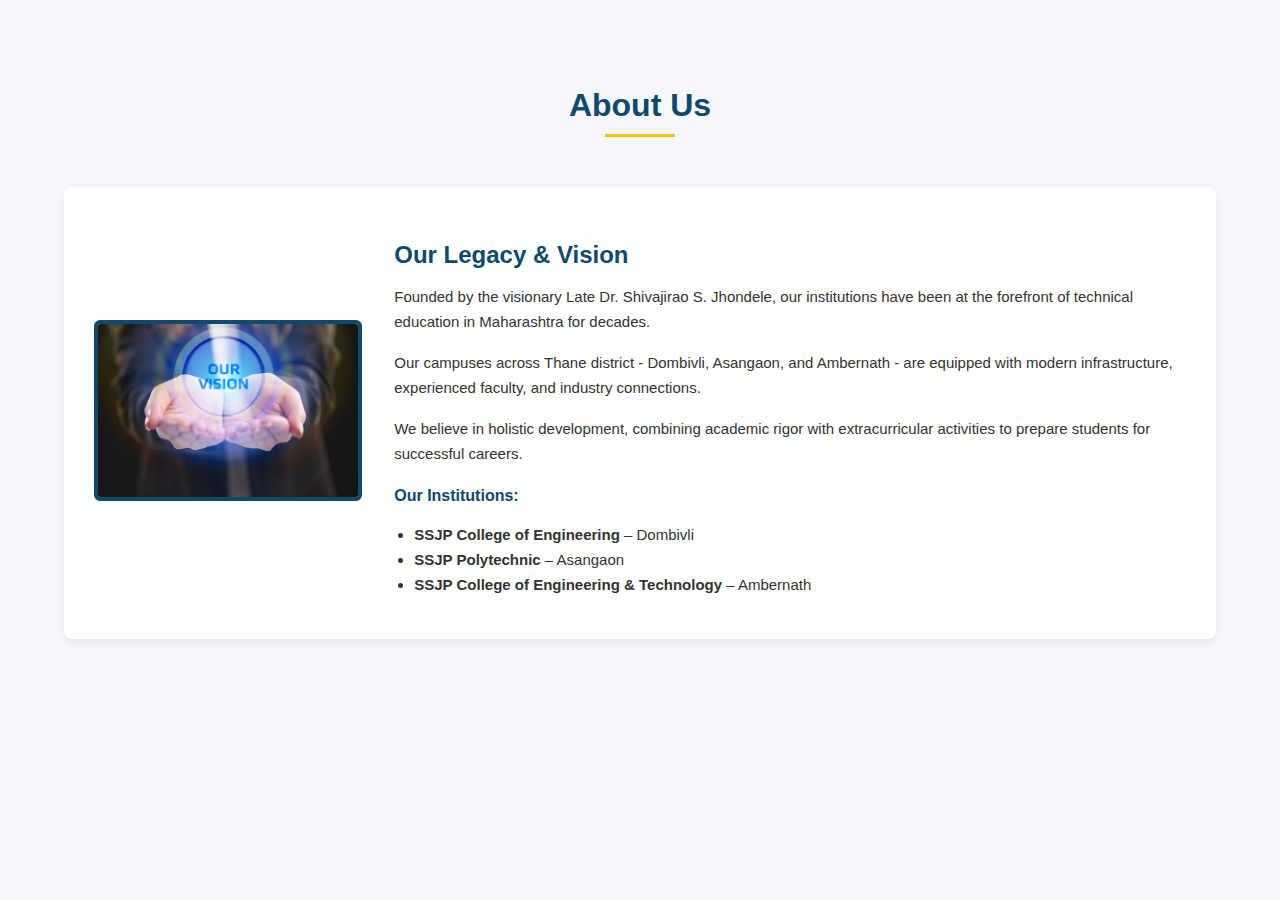
<file: about.html>
<!DOCTYPE html>
<html lang="en">
<head>
    <meta charset="UTF-8">
    <meta name="viewport" content="width=device-width, initial-scale=1.0">
    <title>About Us</title>

    <style>
        body {
            margin: 0;
            font-family: Arial, Helvetica, sans-serif;
            background-color: #f5f7fa;
            color: #333;
        }

        .page-content {
            padding: 60px 0;
        }

        .container {
            width: 90%;
            max-width: 1200px;
            margin: auto;
        }

        .section-title {
            text-align: center;
            font-size: 32px;
            color: #0d4a6e;
            margin-bottom: 10px;
            position: relative;
        }

        .section-title::after {
            content: "";
            width: 70px;
            height: 3px;
            background-color: #f1c40f;
            display: block;
            margin: 10px auto 0;
        }

        .about-content {
            display: flex;
            gap: 40px;
            margin-top: 50px;
            align-items: center;
            background: #ffffff;
            padding: 30px;
            border-radius: 8px;
            box-shadow: 0 4px 10px rgba(0,0,0,0.08);
        }

        .about-image img {
            width: 100%;
            max-width: 350px;
            border-radius: 6px;
            border: 4px solid #0d4a6e;
        }

        .about-text h3 {
            color: #0d4a6e;
            margin-bottom: 15px;
            font-size: 24px;
        }

        .about-text p {
            line-height: 1.7;
            margin-bottom: 15px;
            font-size: 15px;
        }

        .about-text h4 {
            margin-top: 20px;
            color: #0d4a6e;
        }

        .about-text ul {
            padding-left: 20px;
        }

        .about-text ul li {
            margin-bottom: 8px;
            font-size: 15px;
        }

        /* Responsive */
        @media (max-width: 768px) {
            .about-content {
                flex-direction: column;
                text-align: center;
            }

            .about-image img {
                max-width: 100%;
            }
        }
    </style>
</head>

<body>

    <div id="about-page" class="page-content">
        <section class="about-section">
            <div class="container">
                <h2 class="section-title">About Us</h2>

                <div class="about-content" id="aboutcontent">
                    <div class="about-image">
                        <img src="Vision.jpg" alt="Late Dr. Shivajirao S. Jhondele">
                    </div>

                    <div class="about-text">
                        <h3>Our Legacy & Vision</h3>
                        <p>
                            Founded by the visionary Late Dr. Shivajirao S. Jhondele, our institutions have been at
                            the forefront of technical education in Maharashtra for decades.
                        </p>
                        <p>
                            Our campuses across Thane district - Dombivli, Asangaon, and Ambernath - are equipped
                            with modern infrastructure, experienced faculty, and industry connections.
                        </p>
                        <p>
                            We believe in holistic development, combining academic rigor with extracurricular
                            activities to prepare students for successful careers.
                        </p>

                        <h4>Our Institutions:</h4>
                        <ul>
                            <li><strong>SSJP College of Engineering</strong> – Dombivli</li>
                            <li><strong>SSJP Polytechnic</strong> – Asangaon</li>
                            <li><strong>SSJP College of Engineering & Technology</strong> – Ambernath</li>
                        </ul>
                    </div>
                </div>
            </div>
        </section>
    </div>

    <script src="script.js"></script>
</body>
</html>
</file>
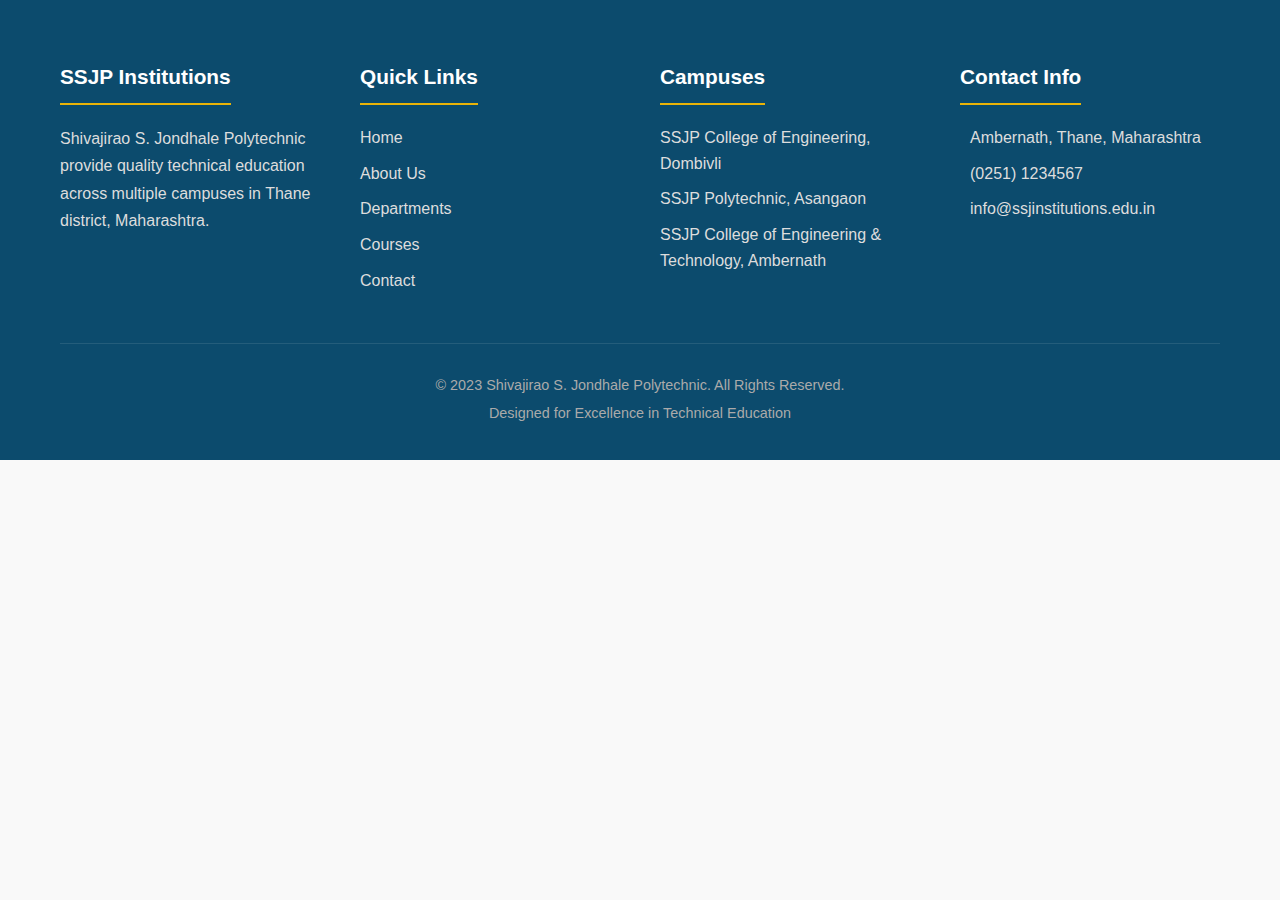
<file: contact.html>
<!DOCTYPE html>
<html lang="en">
<head>
    <meta charset="UTF-8">
    <meta name="viewport" content="width=device-width, initial-scale=1.0">
    <title>Contact</title>
    <link rel="stylesheet" href="style.css">
</head>
<body>
    <!-- Contact Page Content -->
    <div id="contact-page" class="page-content">
        <section class="contact-section">
            <div class="container">
                <h2 class="section-title">Contact Us</h2>

                <div class="contact-container">
                    <div class="contact-info">
                        <h3>Our Campuses</h3>

                        <div class="contact-item">
                            <i class="fas fa-map-marker-alt"></i>
                            <div>
                                <h4>SSJP College of Engineering, Dombivli</h4>
                                <p>Gat No. 712, Mumbai-Agra Highway,<br>Dombivli (East), Thane - 421204</p>
                            </div>
                        </div>

                        <div class="contact-item">
                            <i class="fas fa-map-marker-alt"></i>
                            <div>
                                <h4>SSJP Polytechnic, Asangaon</h4>
                                <p>At Post Asangaon, Tal Shahapur,<br>Thane - 421601</p>
                            </div>
                        </div>

                        <div class="contact-item">
                            <i class="fas fa-map-marker-alt"></i>
                            <div>
                                <h4>SSJP College of Polytechnic, Ambernath</h4>
                                <p>Navrae Nagar, Ambernath (East),<br>Thane - 421501</p>
                            </div>
                        </div>

                        <div class="contact-item">
                            <i class="fas fa-phone"></i>
                            <div>
                                <h4>Phone Numbers</h4>
                                <p>Dombivli: (0251) 1234567<br>Asangaon: (0251) 2345678<br>Ambernath: (0251) 3456789
                                </p>
                            </div>
                        </div>

                        <div class="contact-item">
                            <i class="fas fa-envelope"></i>
                            <div>
                                <h4>Email Address</h4>
                                <p>info@ssjinstitutions.edu.in<br>admissions@ssjinstitutions.edu.in</p>
                            </div>
                        </div>
                    </div>

                    <div class="contact-form">
                        <h3>Send us a Message</h3>
                        <form id="contactForm">
                            <div class="form-group">
                                <label for="name">Full Name</label>
                                <input type="text" id="name" name="name" required>
                            </div>

                            <div class="form-group">
                                <label for="email">Email Address</label>
                                <input type="email" id="email" name="email" required>
                            </div>

                            <div class="form-group">
                                <label for="phone">Phone Number</label>
                                <input type="tel" id="phone" name="phone">
                            </div>

                            <div class="form-group">
                                <label for="subject">Subject</label>
                                <input type="text" id="subject" name="subject" required>
                            </div>

                            <div class="form-group">
                                <label for="message">Message</label>
                                <textarea id="message" name="message" required></textarea>
                            </div>

                            <button type="submit" class="submit-btn">Send Message</button>
                        </form>
                    </div>
                </div>
            </div>
        </section>
    </div>
</main>

<!-- Footer -->
<footer>
    <div class="container">
        <div class="footer-content">
            <div class="footer-column">
                <h3>SSJP Institutions</h3>
                <p>Shivajirao S. Jondhale Polytechnic provide quality technical education across multiple campuses
                    in Thane district, Maharashtra.</p>
                <!-- <div class="social-links">
                    <a href="#"><i class="fab fa-facebook-f"></i></a>
                    <a href="#"><i class="fab fa-twitter"></i></a>
                    <a href="#"><i class="fab fa-linkedin-in"></i></a>
                    <a href="#"><i class="fab fa-instagram"></i></a>
                    <a href="#"><i class="fab fa-youtube"></i></a>
                </div> -->
            </div>

            <div class="footer-column">
                <h3>Quick Links</h3>
                <ul class="footer-links">
                    <li><a href="#" data-page="home">Home</a></li>
                    <li><a href="#" data-page="about">About Us</a></li>
                    <li><a href="#" data-page="department">Departments</a></li>
                    <li><a href="#" data-page="course">Courses</a></li>
                    <li><a href="#" data-page="contact">Contact</a></li>
                </ul>
            </div>

            <div class="footer-column">
                <h3>Campuses</h3>
                <ul class="footer-links">
                    <li>SSJP College of Engineering, Dombivli</li>
                    <li>SSJP Polytechnic, Asangaon</li>
                    <li>SSJP College of Engineering & Technology, Ambernath</li>
                </ul>
            </div>

            <div class="footer-column">
                <h3>Contact Info</h3>
                <ul class="footer-links">
                    <li><i class="fas fa-map-marker-alt"></i> Ambernath, Thane, Maharashtra</li>
                    <li><i class="fas fa-phone"></i> (0251) 1234567</li>
                    <li><i class="fas fa-envelope"></i> info@ssjinstitutions.edu.in</li>
                </ul>
            </div>
        </div>

        <div class="copyright">
            <p>&copy; 2023 Shivajirao S. Jondhale Polytechnic. All Rights Reserved.</p>
            <p>Designed for Excellence in Technical Education</p>
        </div>
    </div>

    <script src="script.js"></script>
</body>
</html>
</file>
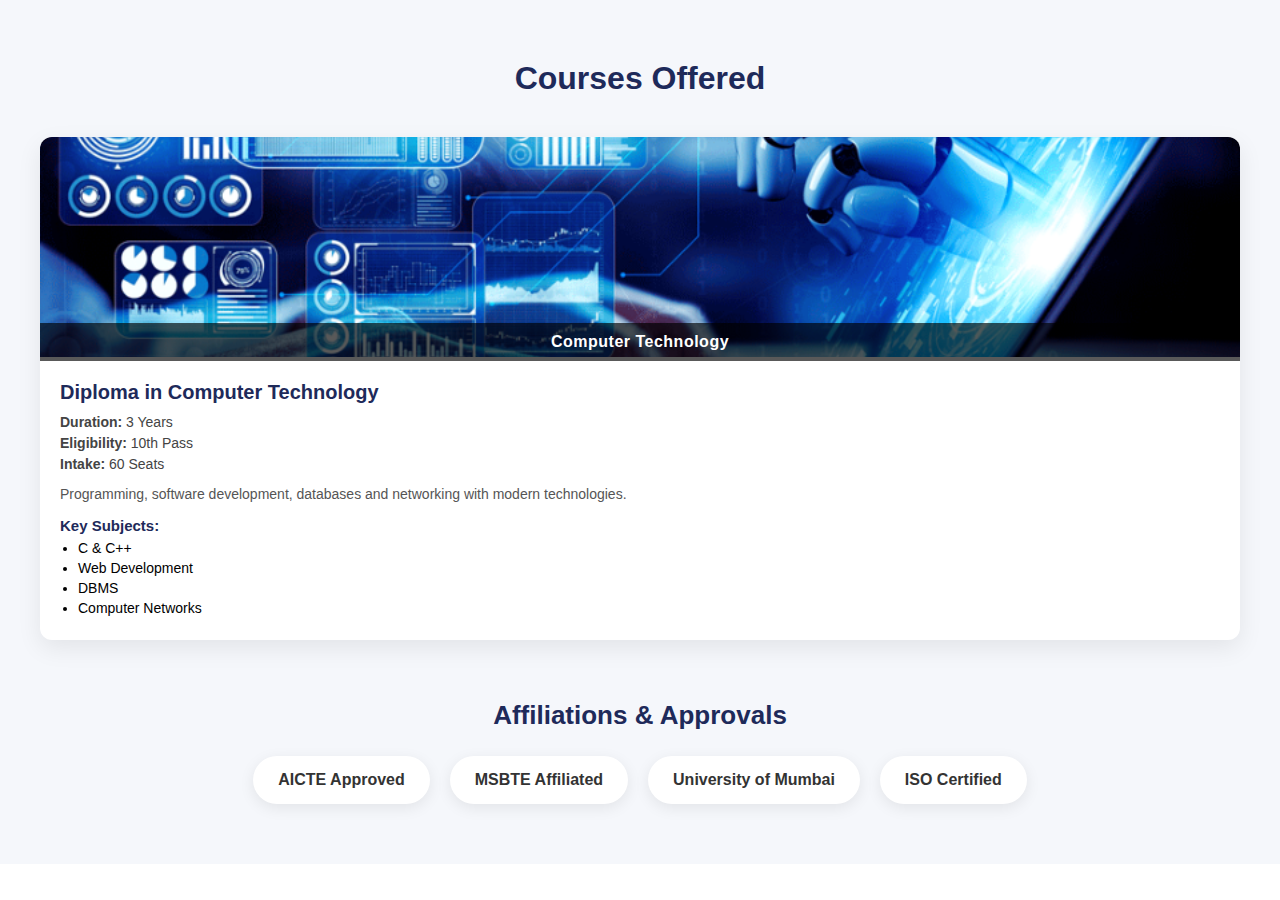
<file: course.html>
<!DOCTYPE html>
<html lang="en">
<head>
<meta charset="UTF-8">
<meta name="viewport" content="width=device-width, initial-scale=1.0">
<title>Courses</title>

<style>
/* ===== BASIC RESET ===== */
*{
    margin:0;
    padding:0;
    box-sizing:border-box;
    font-family: Arial, Helvetica, sans-serif;
}

/* ===== PAGE CONTROL ===== */
.page-content{
    padding:60px 20px;
    background:#f5f7fb;
}

/* ===== CONTAINER ===== */
.container{
    max-width:1200px;
    margin:auto;
}

/* ===== TITLE ===== */
.section-title{
    text-align:center;
    font-size:32px;
    color:#1e2a5a;
    margin-bottom:40px;
}

/* ===== GRID ===== */
.courses-container{
    display:grid;
    grid-template-columns:repeat(auto-fit, minmax(300px, 1fr));
    gap:25px;
}

/* ===== CARD ===== */
.course-card{
    background:#fff;
    border-radius:12px;
    overflow:hidden;
    box-shadow:0 8px 25px rgba(0,0,0,0.08);
    transition:0.3s ease;
}

.course-card:hover{
    transform:translateY(-8px);
}

/* ===== IMAGE ===== */
.course-image{
    position:relative;
}

.course-image img{
    width:100%;
    height:220px;
    object-fit:cover;
}

/* ===== OVERLAY ===== */
.course-overlay{
    position:absolute;
    bottom:0;
    width:100%;
    background:rgba(0,0,0,0.65);
    color:#fff;
    text-align:center;
    padding:10px;
    font-weight:bold;
    letter-spacing:0.5px;
}

/* ===== CONTENT ===== */
.course-content{
    padding:20px;
}

.course-content h3{
    font-size:20px;
    color:#1e2a5a;
    margin-bottom:10px;
}

/* ===== DETAILS ===== */
.course-details p{
    font-size:14px;
    margin:5px 0;
    color:#444;
}

/* ===== DESCRIPTION ===== */
.course-description{
    margin:12px 0;
    font-size:14px;
    color:#555;
    line-height:1.5;
}

/* ===== FEATURES ===== */
.course-features h4{
    margin-bottom:6px;
    font-size:15px;
    color:#1e2a5a;
}

.course-features ul{
    padding-left:18px;
}

.course-features li{
    font-size:14px;
    margin-bottom:4px;
}

/* ===== AFFILIATION ===== */
.affiliation-info{
    margin-top:60px;
    text-align:center;
}

.section-subtitle{
    font-size:26px;
    color:#1e2a5a;
    margin-bottom:25px;
}

.affiliation-badges{
    display:flex;
    flex-wrap:wrap;
    justify-content:center;
    gap:20px;
}

.badge{
    background:#fff;
    padding:15px 25px;
    border-radius:30px;
    box-shadow:0 4px 15px rgba(0,0,0,0.08);
    font-weight:bold;
    color:#333;
}
</style>
</head>

<body>

<div id="course-page" class="page-content">
<section class="courses-section">
<div class="container">

<h2 class="section-title">Courses Offered</h2>

<div class="courses-container">

<!-- COURSE CARD -->
<div class="course-card">
    <div class="course-image">
        <img src="image.png">
        <div class="course-overlay">Computer Technology</div>
    </div>
    <div class="course-content">
        <h3>Diploma in Computer Technology</h3>
        <div class="course-details">
            <p><strong>Duration:</strong> 3 Years</p>
            <p><strong>Eligibility:</strong> 10th Pass</p>
            <p><strong>Intake:</strong> 60 Seats</p>
        </div>
        <p class="course-description">
            Programming, software development, databases and networking with modern technologies.
        </p>
        <div class="course-features">
            <h4>Key Subjects:</h4>
            <ul>
                <li>C & C++</li>
                <li>Web Development</li>
                <li>DBMS</li>
                <li>Computer Networks</li>
            </ul>
        </div>
    </div>
</div>

<!-- COPY SAME CARD STRUCTURE FOR OTHER COURSES -->

</div>

<!-- AFFILIATION -->
<div class="affiliation-info">
    <h3 class="section-subtitle">Affiliations & Approvals</h3>
    <div class="affiliation-badges">
        <div class="badge">AICTE Approved</div>
        <div class="badge">MSBTE Affiliated</div>
        <div class="badge">University of Mumbai</div>
        <div class="badge">ISO Certified</div>
    </div>
</div>

</div>
</section>
</div>

</body>
</html>
</file>
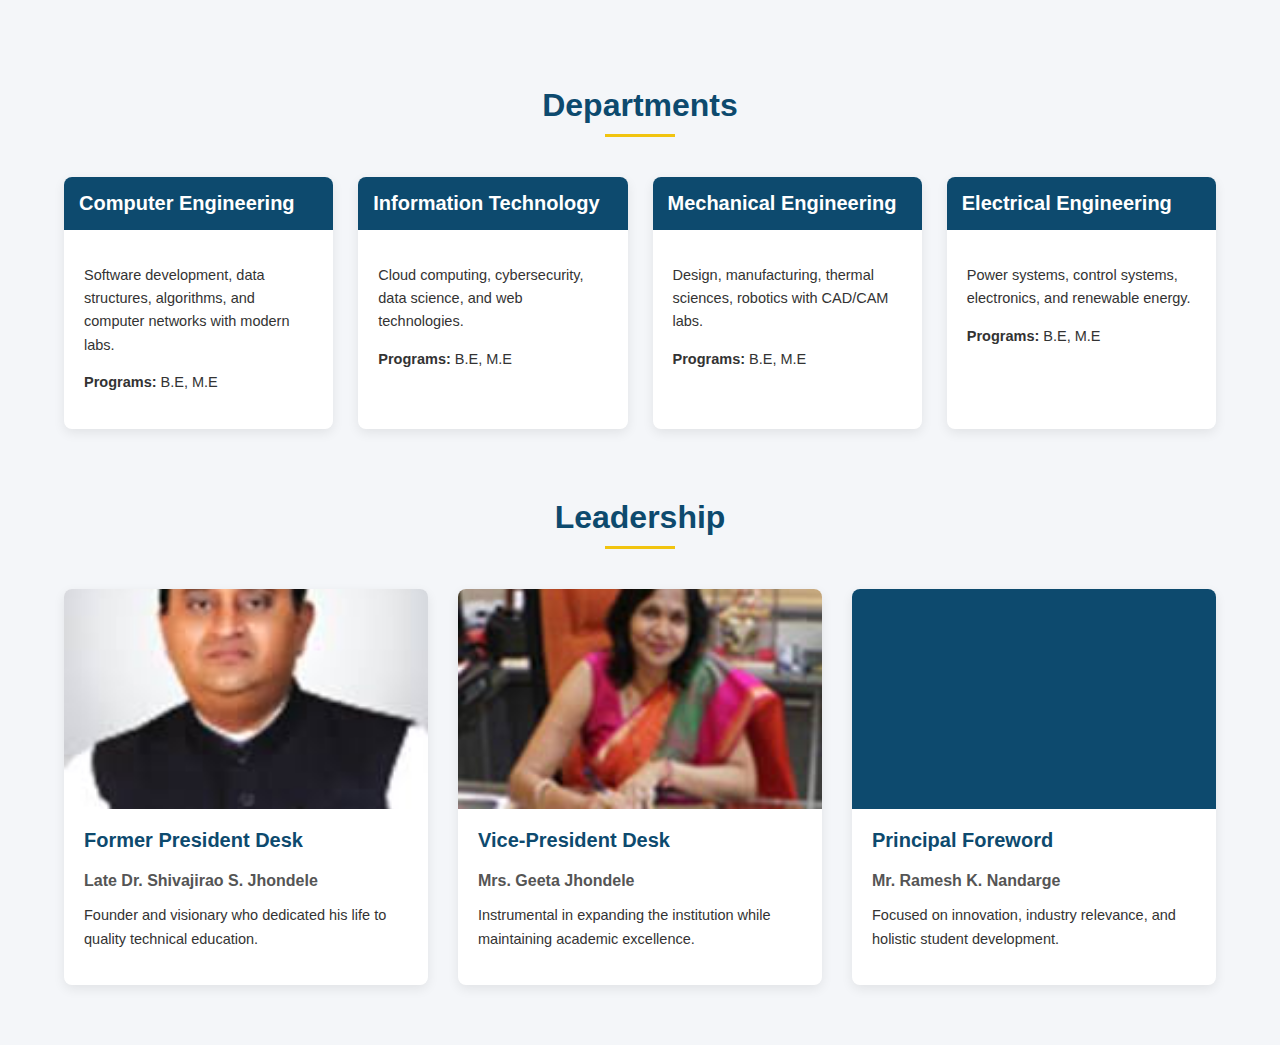
<file: dept.html>
<!DOCTYPE html>
<html lang="en">
<head>
    <meta charset="UTF-8">
    <meta name="viewport" content="width=device-width, initial-scale=1.0">
    <title>Departments</title>

    <style>
        body {
            margin: 0;
            font-family: Arial, Helvetica, sans-serif;
            background: #f4f6f9;
            color: #333;
        }

        .page-content {
            padding: 60px 0;
        }

        .container {
            width: 90%;
            max-width: 1200px;
            margin: auto;
        }

        .section-title {
            text-align: center;
            font-size: 32px;
            color: #0d4a6e;
            margin-bottom: 40px;
            position: relative;
        }

        .section-title::after {
            content: "";
            width: 70px;
            height: 3px;
            background: #f1c40f;
            display: block;
            margin: 10px auto 0;
        }

        /* Departments */
        .departments-container {
            display: grid;
            grid-template-columns: repeat(auto-fit, minmax(260px, 1fr));
            gap: 25px;
            margin-bottom: 70px;
        }

        .department-card {
            background: #fff;
            border-radius: 8px;
            box-shadow: 0 4px 12px rgba(0,0,0,0.08);
            transition: transform 0.3s, box-shadow 0.3s;
        }

        .department-card:hover {
            transform: translateY(-6px);
            box-shadow: 0 8px 18px rgba(0,0,0,0.15);
        }

        .department-header {
            background: #0d4a6e;
            padding: 15px;
            border-radius: 8px 8px 0 0;
        }

        .department-header h3 {
            color: #fff;
            margin: 0;
            font-size: 20px;
        }

        .department-body {
            padding: 20px;
            font-size: 14.5px;
            line-height: 1.6;
        }

        /* Leadership Section */
        .leadership-grid {
            display: grid;
            grid-template-columns: repeat(auto-fit, minmax(280px, 1fr));
            gap: 30px;
            margin-top: 40px;
        }

        .leadership-card {
            background: #fff;
            border-radius: 8px;
            overflow: hidden;
            box-shadow: 0 4px 12px rgba(0,0,0,0.08);
        }

        .leader-photo-container,
        .leader-photo {
            position: relative;
            width: 100%;
            height: 220px;
            overflow: hidden;
        }

        .leader-photo-container img,
        .leader-photo img {
            width: 100%;
            height: 100%;
            object-fit: cover;
        }

        .leader-img {
            height: 220px;
            background: #0d4a6e;
            display: flex;
            align-items: center;
            justify-content: center;
            color: #fff;
            font-size: 60px;
        }

        .leader-info {
            padding: 20px;
        }

        .leader-info h3 {
            margin-top: 0;
            color: #0d4a6e;
            font-size: 20px;
        }

        .leader-info .title {
            display: block;
            font-weight: bold;
            margin-bottom: 10px;
            color: #555;
        }

        .leader-info p {
            font-size: 14.5px;
            line-height: 1.6;
        }

        /* Responsive */
        @media (max-width: 768px) {
            .section-title {
                font-size: 26px;
            }
        }
    </style>
</head>

<body>

<div id="department-page" class="page-content">
    <section class="departments-section">
        <div class="container">

            <h2 class="section-title">Departments</h2>

            <div class="departments-container">
                <div class="department-card">
                    <div class="department-header">
                        <h3>Computer Engineering</h3>
                    </div>
                    <div class="department-body">
                        <p>Software development, data structures, algorithms, and computer networks with modern labs.</p>
                        <p><strong>Programs:</strong> B.E, M.E</p>
                    </div>
                </div>

                <div class="department-card">
                    <div class="department-header">
                        <h3>Information Technology</h3>
                    </div>
                    <div class="department-body">
                        <p>Cloud computing, cybersecurity, data science, and web technologies.</p>
                        <p><strong>Programs:</strong> B.E, M.E</p>
                    </div>
                </div>

                <div class="department-card">
                    <div class="department-header">
                        <h3>Mechanical Engineering</h3>
                    </div>
                    <div class="department-body">
                        <p>Design, manufacturing, thermal sciences, robotics with CAD/CAM labs.</p>
                        <p><strong>Programs:</strong> B.E, M.E</p>
                    </div>
                </div>

                <div class="department-card">
                    <div class="department-header">
                        <h3>Electrical Engineering</h3>
                    </div>
                    <div class="department-body">
                        <p>Power systems, control systems, electronics, and renewable energy.</p>
                        <p><strong>Programs:</strong> B.E, M.E</p>
                    </div>
                </div>
            </div>

            <h2 class="section-title">Leadership</h2>

            <div class="leadership-grid">
                <div class="leadership-card">
                    <div class="leader-photo">
                        <img src="president.jpg" alt="Late Dr. Shivajirao S. Jhondele">
                    </div>
                    <div class="leader-info">
                        <h3>Former President Desk</h3>
                        <span class="title">Late Dr. Shivajirao S. Jhondele</span>
                        <p>Founder and visionary who dedicated his life to quality technical education.</p>
                    </div>
                </div>

                <div class="leadership-card">
                    <div class="leader-photo-container">
                        <img src="Vice president.jpg" alt="Mrs. Geeta Jhondele">
                    </div>
                    <div class="leader-info">
                        <h3>Vice-President Desk</h3>
                        <span class="title">Mrs. Geeta Jhondele</span>
                        <p>Instrumental in expanding the institution while maintaining academic excellence.</p>
                    </div>
                </div>

                <div class="leadership-card">
                    <div class="leader-img">
                        <i class="fas fa-user-graduate"></i>
                    </div>
                    <div class="leader-info">
                        <h3>Principal Foreword</h3>
                        <span class="title">Mr. Ramesh K. Nandarge</span>
                        <p>Focused on innovation, industry relevance, and holistic student development.</p>
                    </div>
                </div>
            </div>

        </div>
    </section>
</div>

<script src="script.js"></script>
</body>
</html>
</file>
<file: style.css>
* {
    margin: 0;
    padding: 0;
    box-sizing: border-box;
    font-family: 'Segoe UI', Tahoma, Geneva, Verdana, sans-serif;
}

/* ====== SSJ INSTITUTIONAL THEME ====== */
:root {
    --primary: #0c4b6d;    /* Deep Blue */
    --secondary: #dc2626;  /* Crimson Red */
    --accent: #eab308;     /* Yellow */
    --light: #f8f9fa;      /* Light */
    --dark: #212529;       /* Dark */
    --gray: #6c757d;       /* Gray */
}

body {
    background-color: #f9f9f9;
    color: var(--dark);
    line-height: 1.6;
}

.container {
    width: 100%;
    max-width: 1200px;
    margin: 0 auto;
    padding: 0 20px;
}

/* Header Styles */
header {
    background-color: var(--primary);
    color: white;
    box-shadow: 0 4px 12px rgba(0, 0, 0, 0.1);
    position: sticky;
    top: 0;
    z-index: 1000;
}

.header-container {
    display: flex;
    justify-content: space-between;
    align-items: center;
    padding: 15px 0;
}

/* ====== LOGO ADJUSTMENT STYLES ====== */

/* Container for logo and text */
.logo {
    display: flex;
    align-items: center;
    gap: 15px;
    transition: all 0.3s ease;
}

/* Logo image container */
.logo-img {
    width: 70px;
    height: 70px;
    background-color: white;
    border-radius: 50%;
    display: flex;
    align-items: center;
    justify-content: center;
    overflow: hidden;
    padding: 8px;
    flex-shrink: 0;
    border: 2px solid var(--accent);
    box-shadow: 0 3px 10px rgba(0, 0, 0, 0.2);
}

/* Actual logo image */
.logo-image {
    width: 100%;
    height: 100%;
    object-fit: contain;
    transition: transform 0.3s ease;
}

/* Hover effect for logo */
.logo:hover .logo-image {
    transform: scale(1.05);
}

/* Logo text styling */
.logo-text h1 {
    font-size: 1.8rem;
    margin-bottom: 5px;
    color: white;
    font-weight: 700;
    letter-spacing: 0.5px;
}

.logo-text p {
    font-size: 0.9rem;
    opacity: 0.9;
    color: white;
    font-weight: 400;
}

/* Logo alignment adjustments */
.header-container {
    display: flex;
    justify-content: space-between;
    align-items: center;
    padding: 15px 0;
}

/* Center logo vertically */
.header-container .logo {
    align-self: center;
}


.logo-text h1 {
    font-size: 1.8rem;
    margin-bottom: 5px;
}

.logo-text p {
    font-size: 0.9rem;
    opacity: 0.9;
}

.desktop-nav ul {
    display: flex;
    list-style: none;
}

.desktop-nav li {
    margin-left: 30px;
}

.desktop-nav a {
    color: white;
    text-decoration: none;
    font-weight: 600;
    font-size: 1.1rem;
    transition: all 0.3s ease;
    padding: 8px 5px;
    border-bottom: 2px solid transparent;
}

.desktop-nav a:hover, .desktop-nav a.active {
    color: var(--accent);
    border-bottom: 2px solid var(--accent);
}

.mobile-menu-btn {
    display: none;
    background: none;
    border: none;
    color: white;
    font-size: 1.5rem;
    cursor: pointer;
}

.mobile-menu {
    display: none;
    position: absolute;
    top: 100%;
    left: 0;
    width: 100%;
    background-color: var(--primary);
    padding: 20px;
    box-shadow: 0 5px 15px rgba(0, 0, 0, 0.1);
}

.mobile-menu.active {
    display: block;
}

.mobile-menu ul {
    list-style: none;
}

.mobile-menu li {
    margin-bottom: 15px;
}

.mobile-menu a {
    color: white;
    text-decoration: none;
    font-size: 1.2rem;
    display: block;
    padding: 10px 0;
    border-bottom: 1px solid rgba(255, 255, 255, 0.1);
}

/* Hero Section */
.hero {
    background: linear-gradient(rgba(0, 51, 102, 0.85), rgba(0, 51, 102, 0.9)), url('https://images.unsplash.com/photo-1523050854058-8df90110c9f1?ixlib=rb-4.0.3&auto=format&fit=crop&w=1200&q=80');
    background-size: cover;
    background-position: center;
    color: white;
    padding: 80px 0;
    text-align: center;
    background-image: url('background.jpeg');
}

.hero h2 {
    font-size: 2.8rem;
    margin-bottom: 20px;
    
}

.hero p {
    font-size: 1.2rem;
    max-width: 800px;
    margin: 0 auto 30px;
}

.cta-button {
    display: inline-block;
    background-color: var(--secondary);
    color: white;
    padding: 12px 30px;
    border-radius: 5px;
    text-decoration: none;
    font-weight: 600;
    font-size: 1.1rem;
    transition: all 0.3s ease;
}

.cta-button:hover {
    background-color: #990000;
    transform: translateY(-3px);
    box-shadow: 0 5px 15px rgba(0, 0, 0, 0.2);
}

/* Main Content Sections */
section {
    padding: 80px 0;
}

.section-title {
    text-align: center;
    margin-bottom: 50px;
    color: var(--primary);
    position: relative;
}

.section-title h2 {
    font-size: 2.5rem;
    display: inline-block;
    padding-bottom: 15px;
}

.section-title h2:after {
    content: '';
    position: absolute;
    width: 80px;
    height: 4px;
    background-color: var(--secondary);
    bottom: 0;
    left: 50%;
    transform: translateX(-50%);
}

/* Page Content */
.page-content {
    display: none;
}

.page-content.active {
    display: block;
}

/* Home Page */
.about-college {
    background-color: white;
    border-radius: 10px;
    padding: 40px;
    box-shadow: 0 5px 15px rgba(0, 0, 0, 0.05);
    margin-top: -40px;
    position: relative;
    z-index: 1;
}

.about-college h3 {
    color: var(--primary);
    font-size: 1.8rem;
    margin-bottom: 20px;
}

.about-college p {
    margin-bottom: 20px;
    font-size: 1.1rem;
    color: var(--gray);
}

.highlights {
    display: grid;
    grid-template-columns: repeat(auto-fit, minmax(250px, 1fr));
    gap: 30px;
    margin-top: 50px;
}

.highlight-card {
    background-color: white;
    padding: 30px;
    border-radius: 10px;
    box-shadow: 0 5px 15px rgba(0, 0, 0, 0.05);
    text-align: center;
    transition: transform 0.3s ease;
}

.highlight-card:hover {
    transform: translateY(-10px);
}

.highlight-card i {
    font-size: 2.5rem;
    color: var(--primary);
    margin-bottom: 20px;
}

.highlight-card h3 {
    color: var(--primary);
    margin-bottom: 15px;
}

/* About Page */
.about-content {
    display: grid;
    grid-template-columns: 1fr 2fr;
    gap: 40px;
    align-items: center;
}

.about-image {
    flex: 0 0 350px;
    position: sticky;
    top: 100px;
    z-index: 2;
}


.image-placeholder {
     width: 100%;
    height: 400px;
    position: relative;
    border-radius: 12px; 
    overflow: hidden;
    box-shadow: 0 20px 40px rgba(0, 0, 0, 0.15);
    border: 8px solid white;
}

.image-placeholder i {
    width: 100%;
    height: 100%;
    object-fit: cover;
    transition: transform 0.5s ease;
}
.image-frame:hover img {
    transform: scale(1.05);
}

.image-frame::before {
    content: '';
    position: absolute;
    top: -15px;
    left: -15px;
    width: 60px;
    height: 60px;
    background: var(--accent);
    z-index: 1;
    clip-path: polygon(0 0, 100% 0, 0 100%);
}

.about-text h3 {
    color: var(--primary);
    font-size: 1.8rem;
    margin-bottom: 20px;
}

.about-text h4 {
    color: var(--secondary);
    margin: 25px 0 15px;
    font-size: 1.3rem;
}

.about-text p {
    margin-bottom: 15px;
    color: var(--gray);
    font-size: 1.1rem;
}

.about-text ul {
    list-style-position: inside;
    margin-bottom: 20px;
}

.about-text li {
    margin-bottom: 10px;
    color: var(--gray);
}

/* Department Page */
.departments-container {
    display: grid;
    grid-template-columns: repeat(auto-fit, minmax(300px, 1fr));
    gap: 30px;
    margin-bottom: 60px;
}

.department-card {
    background-color: white;
    border-radius: 10px;
    overflow: hidden;
    box-shadow: 0 5px 15px rgba(0, 0, 0, 0.05);
    transition: all 0.3s ease;
}

.department-card:hover {
    box-shadow: 0 10px 25px rgba(0, 0, 0, 0.1);
}

.department-header {
    background-color: var(--primary);
    color: white;
    padding: 20px;
    text-align: center;
}

.department-header h3 {
    font-size: 1.5rem;
}

.department-body {
    padding: 25px;
}

.department-body p {
    color: var(--gray);
    margin-bottom: 15px;
}

.leadership-container {
    background-color: white;
    border-radius: 10px;
    padding: 40px;
    box-shadow: 0 5px 15px rgba(0, 0, 0, 0.05);
}

.leadership-card {
    display: flex;
    margin-bottom: 40px;
    padding-bottom: 40px;
    border-bottom: 1px solid #eee;
}

.leadership-card:last-child {
    margin-bottom: 0;
    padding-bottom: 0;
    border-bottom: none;
}

.leader-photo {
    width: 130px;
    height: 150px;
    border-radius: 20%;
    background-color: #eee;
    display: flex;
    align-items: center;
    justify-content: center;
    margin-right: 5px;
    flex-shrink: 0;
    overflow: hidden;
}

.leader-img i {
    font-size: 4rem;
    color: var(--primary);
}

.leader-info h3 {
    color: var(--primary);
    margin-bottom: 10px;
}

.leader-info .title {
    color: var(--secondary);
    font-weight: 600;
    margin-bottom: 15px;
    display: block;
}

.leader-info p {
    color: var(--gray);
}

/* Course Page */
/* ====== COURSES SECTION WITH PHOTOS ====== */
.courses-section {
    padding: 80px 0;
    background: #f8f9fa;
}

.courses-container {
    display: grid;
    grid-template-columns: repeat(auto-fit, minmax(350px, 1fr));
    gap: 30px;
    margin-bottom: 50px;
}

.course-card {
    background: white;
    border-radius: 15px;
    overflow: hidden;
    box-shadow: 0 10px 30px rgba(0, 0, 0, 0.08);
    transition: transform 0.3s ease, box-shadow 0.3s ease;
}

.course-card:hover {
    transform: translateY(-10px);
    box-shadow: 0 15px 40px rgba(0, 0, 0, 0.15);
}

/* Course Image */
.course-image {
    height: 200px;
    position: relative;
    overflow: hidden;
}

.course-image img {
    width: 100%;
    height: 100%;
    object-fit: cover;
    transition: transform 0.5s ease;
}

.course-card:hover .course-image img {
    transform: scale(1.05);
}

.course-overlay {
    position: absolute;
    bottom: 0;
    left: 0;
    right: 0;
    background: linear-gradient(transparent, rgba(0, 51, 102, 0.8));
    color: white;
    padding: 15px;
    text-align: center;
    font-weight: bold;
    font-size: 1.2rem;
}

/* Course Content */
.course-content {
    padding: 25px;
}

.course-content h3 {
    color: #003366;
    font-size: 1.4rem;
    margin-bottom: 15px;
    border-bottom: 2px solid #FFCC00;
    padding-bottom: 10px;
}

.course-details {
    background: #f0f4f8;
    padding: 15px;
    border-radius: 8px;
    margin-bottom: 15px;
}

.course-details p {
    margin-bottom: 8px;
    display: flex;
    align-items: center;
    gap: 10px;
}

.course-details i {
    color: #CC0000;
    width: 20px;
}

.course-description {
    color: #555;
    line-height: 1.6;
    margin-bottom: 20px;
    font-size: 0.95rem;
}

.course-features {
    background: #f9f9f9;
    padding: 15px;
    border-radius: 8px;
    border-left: 4px solid #003366;
}

.course-features h4 {
    color: #003366;
    margin-bottom: 10px;
    font-size: 1.1rem;
}

.course-features ul {
    list-style: none;
    padding-left: 0;
}

.course-features li {
    padding: 5px 0;
    color: #666;
    position: relative;
    padding-left: 20px;
}

.course-features li:before {
    content: "✓";
    color: #CC0000;
    font-weight: bold;
    position: absolute;
    left: 0;
}

/* Affiliation Badges */
.affiliation-info {
    text-align: center;
    margin-top: 60px;
}

.section-subtitle {
    color: #003366;
    font-size: 1.8rem;
    margin-bottom: 30px;
}

.affiliation-badges {
    display: flex;
    justify-content: center;
    flex-wrap: wrap;
    gap: 20px;
}

.badge {
    background: white;
    padding: 15px 25px;
    border-radius: 8px;
    box-shadow: 0 5px 15px rgba(0, 0, 0, 0.1);
    display: flex;
    align-items: center;
    gap: 10px;
    font-weight: 600;
    color: #003366;
    transition: transform 0.3s ease;
}

.badge:hover {
    transform: translateY(-5px);
    background: #003366;
    color: white;
}

.badge:hover i {
    color: white;
}

.badge i {
    color: #CC0000;
    font-size: 1.2rem;
}

/* Responsive */
@media (max-width: 768px) {
    .courses-container {
        grid-template-columns: 1fr;
    }
    
    .affiliation-badges {
        flex-direction: column;
        align-items: center;
    }
    
    .badge {
        width: 100%;
        max-width: 250px;
        justify-content: center;
    }
}
.courses-container {
    display: grid;
    grid-template-columns: repeat(auto-fit, minmax(350px, 1fr));
    gap: 30px;
}

.course-card {
    background-color: white;
    border-radius: 10px;
    overflow: hidden;
    box-shadow: 0 5px 15px rgba(0, 0, 0, 0.05);
}

.course-header {
    background-color: var(--primary);
    color: white;
    padding: 25px;
}

.course-header h3 {
    font-size: 1.5rem;
    margin-bottom: 10px;
}

.course-body {
    padding: 25px;
}

.course-details {
    list-style: none;
    margin-bottom: 25px;
}

.course-details li {
    padding: 8px 0;
    border-bottom: 1px solid #eee;
}

.course-details li:last-child {
    border-bottom: none;
}

.course-details i {
    color: var(--secondary);
    margin-right: 10px;
    width: 20px;
}

.section-subtitle {
    text-align: center;
    color: var(--primary);
    font-size: 1.8rem;
    margin: 60px 0 30px;
}

.affiliation-badges {
    display: flex;
    justify-content: center;
    flex-wrap: wrap;
    gap: 20px;
    margin-top: 30px;
}

.badge {
    background-color: white;
    padding: 15px 25px;
    border-radius: 5px;
    box-shadow: 0 3px 10px rgba(0, 0, 0, 0.08);
    display: flex;
    align-items: center;
    gap: 10px;
    font-weight: 600;
    color: var(--primary);
}

.badge i {
    color: var(--secondary);
    font-size: 1.2rem;
}

/* Contact Page */
.contact-container {
    display: grid;
    grid-template-columns: repeat(auto-fit, minmax(300px, 1fr));
    gap: 40px;
}

.contact-info {
    background-color: white;
    border-radius: 10px;
    padding: 30px;
    box-shadow: 0 5px 15px rgba(0, 0, 0, 0.05);
}

.contact-info h3 {
    color: var(--primary);
    margin-bottom: 20px;
    padding-bottom: 10px;
    border-bottom: 2px solid var(--accent);
}

.contact-item {
    display: flex;
    margin-bottom: 25px;
}

.contact-item i {
    color: var(--primary);
    font-size: 1.2rem;
    margin-right: 15px;
    width: 24px;
    margin-top: 5px;
}

.contact-item h4 {
    color: var(--secondary);
    margin-bottom: 5px;
}

.contact-item p {
    color: var(--gray);
}

.contact-form {
    background-color: white;
    border-radius: 10px;
    padding: 30px;
    box-shadow: 0 5px 15px rgba(0, 0, 0, 0.05);
}

.contact-form h3 {
    color: var(--primary);
    margin-bottom: 25px;
    padding-bottom: 10px;
    border-bottom: 2px solid var(--accent);
}

.form-group {
    margin-bottom: 20px;
}

.form-group label {
    display: block;
    margin-bottom: 8px;
    color: var(--dark);
    font-weight: 600;
}

.form-group input,
.form-group textarea {
    width: 100%;
    padding: 12px 15px;
    border: 1px solid #ddd;
    border-radius: 5px;
    font-size: 1rem;
    transition: border 0.3s ease;
}

.form-group input:focus,
.form-group textarea:focus {
    border-color: var(--primary);
    outline: none;
}

.form-group textarea {
    min-height: 150px;
    resize: vertical;
}

.submit-btn {
    background-color: var(--primary);
    color: white;
    border: none;
    padding: 12px 30px;
    border-radius: 5px;
    font-size: 1rem;
    font-weight: 600;
    cursor: pointer;
    transition: all 0.3s ease;
}

.submit-btn:hover {
    background-color: var(--secondary);
}

/* Footer */
footer {
    background-color: var(--primary);
    color: white;
    padding: 60px 0 30px;
}

.footer-content {
    display: grid;
    grid-template-columns: repeat(auto-fit, minmax(250px, 1fr));
    gap: 40px;
    margin-bottom: 40px;
}

.footer-column h3 {
    font-size: 1.3rem;
    margin-bottom: 20px;
    padding-bottom: 10px;
    border-bottom: 2px solid var(--accent);
    display: inline-block;
}

.footer-column p {
    color: #ddd;
    margin-bottom: 20px;
    line-height: 1.7;
}

.social-links {
    display: flex;
    gap: 15px;
    margin-top: 20px;
}

.social-links a {
    display: inline-flex;
    align-items: center;
    justify-content: center;
    width: 40px;
    height: 40px;
    background-color: rgba(255, 255, 255, 0.1);
    border-radius: 50%;
    color: white;
    text-decoration: none;
    transition: all 0.3s ease;
}

.social-links a:hover {
    background-color: var(--secondary);
    transform: translateY(-3px);
}

.footer-links {
    list-style: none;
}

.footer-links li {
    margin-bottom: 10px;
    color: #ddd;
}

.footer-links a {
    color: #ddd;
    text-decoration: none;
    transition: all 0.3s ease;
}

.footer-links a:hover {
    color: var(--accent);
    padding-left: 5px;
}

.footer-links i {
    margin-right: 10px;
    color: var(--accent);
}

.copyright {
    text-align: center;
    padding-top: 30px;
    border-top: 1px solid rgba(255, 255, 255, 0.1);
    color: #aaa;
    font-size: 0.9rem;
}

.copyright p {
    margin-bottom: 5px;
}

/* Responsive Styles */
@media (max-width: 992px) {
    .desktop-nav ul {
        display: none;
    }
    
    .mobile-menu-btn {
        display: block;
    }
    
    .hero h2 {
        font-size: 2.2rem;
    }
    
    .section-title h2 {
        font-size: 2rem;
    }
    
    .about-content {
        grid-template-columns: 1fr;
    }
    
    .about-image {
        order: 2;
    }
}

@media (max-width: 768px) {
    .header-container {
        flex-direction: column;
        text-align: center;
        gap: 20px;
    }
    
    .logo {
        flex-direction: column;
        text-align: center;
    }
    
    .leader-img {
        margin-right: 0;
        margin-bottom: 20px;
    }
    
    .leadership-card {
        flex-direction: column;
        text-align: center;
    }
    
    .hero {
        padding: 60px 0;
    }
    
    section {
        padding: 60px 0;
    }
    
    .about-college {
        padding: 30px 20px;
        margin-top: -30px;
    }
    
    .courses-container {
        grid-template-columns: 1fr;
    }
    
    .affiliation-badges {
        flex-direction: column;
        align-items: center;
    }
}
</file>
